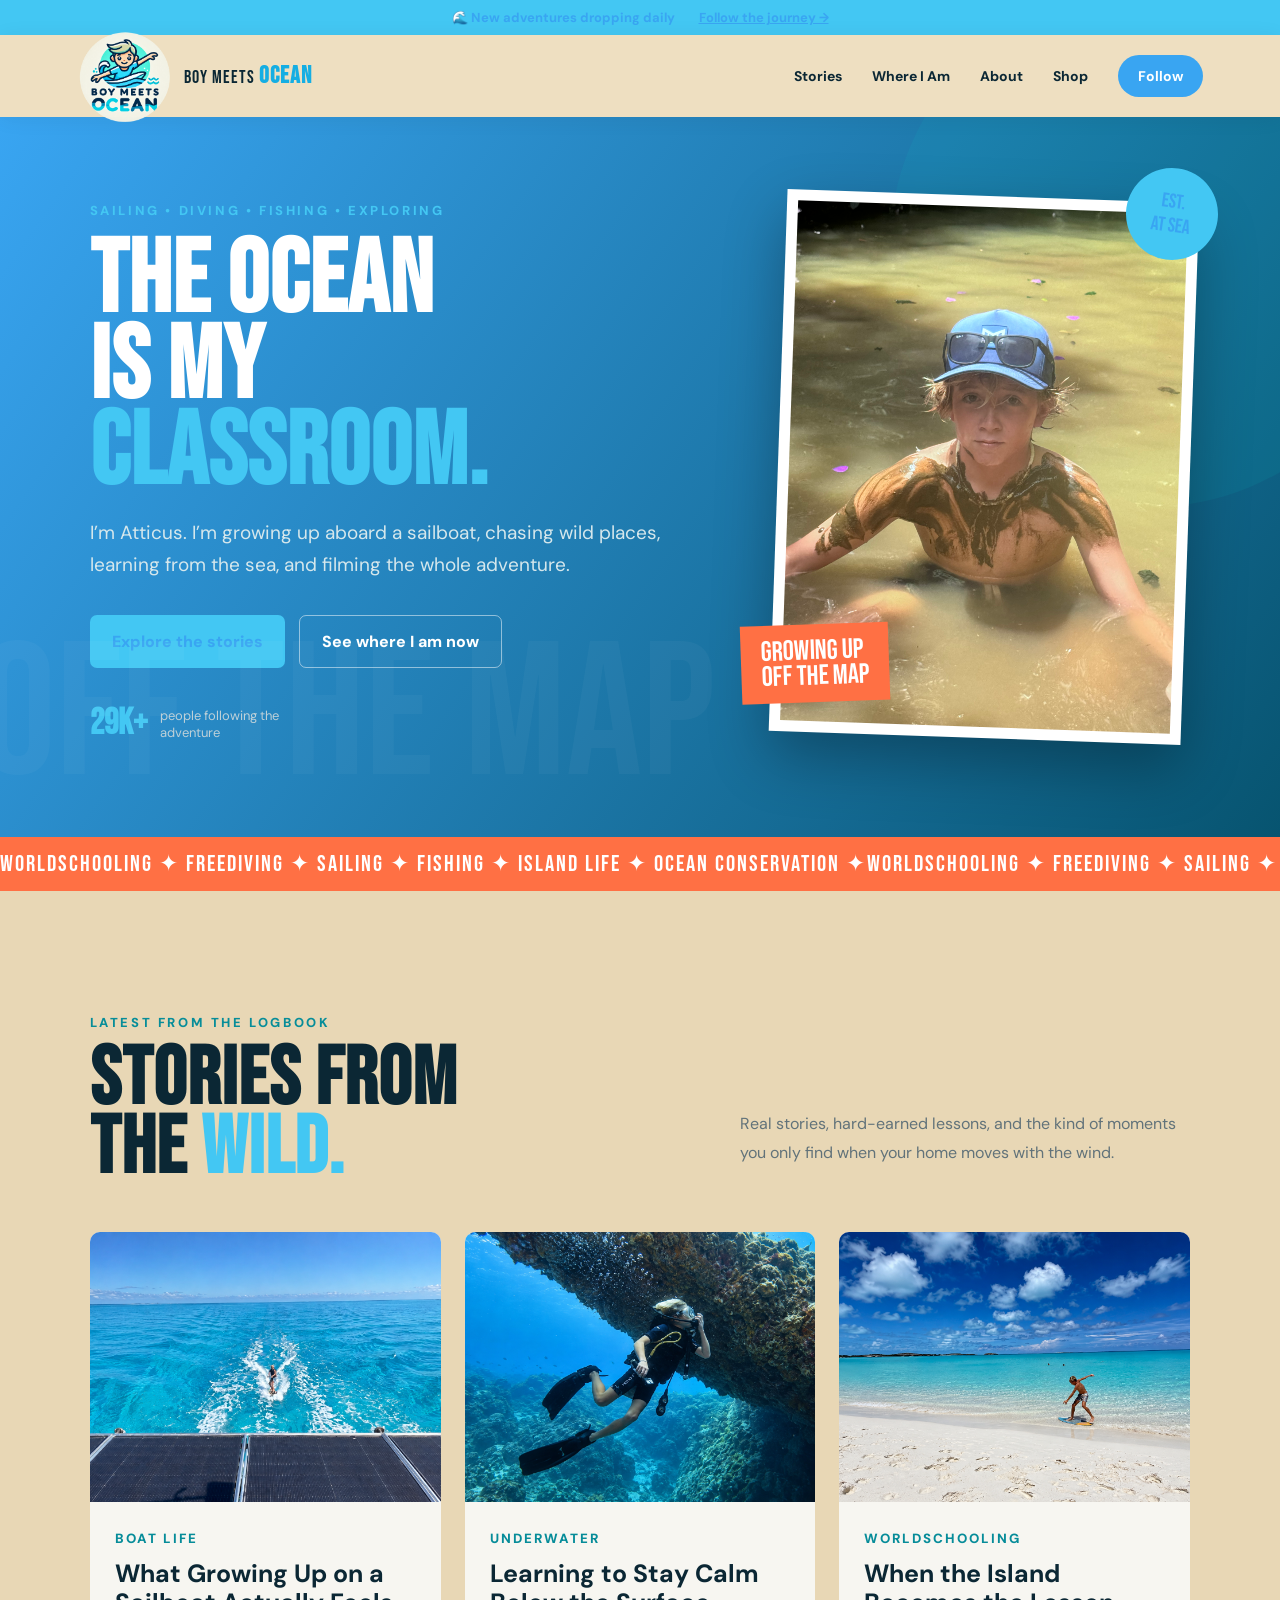
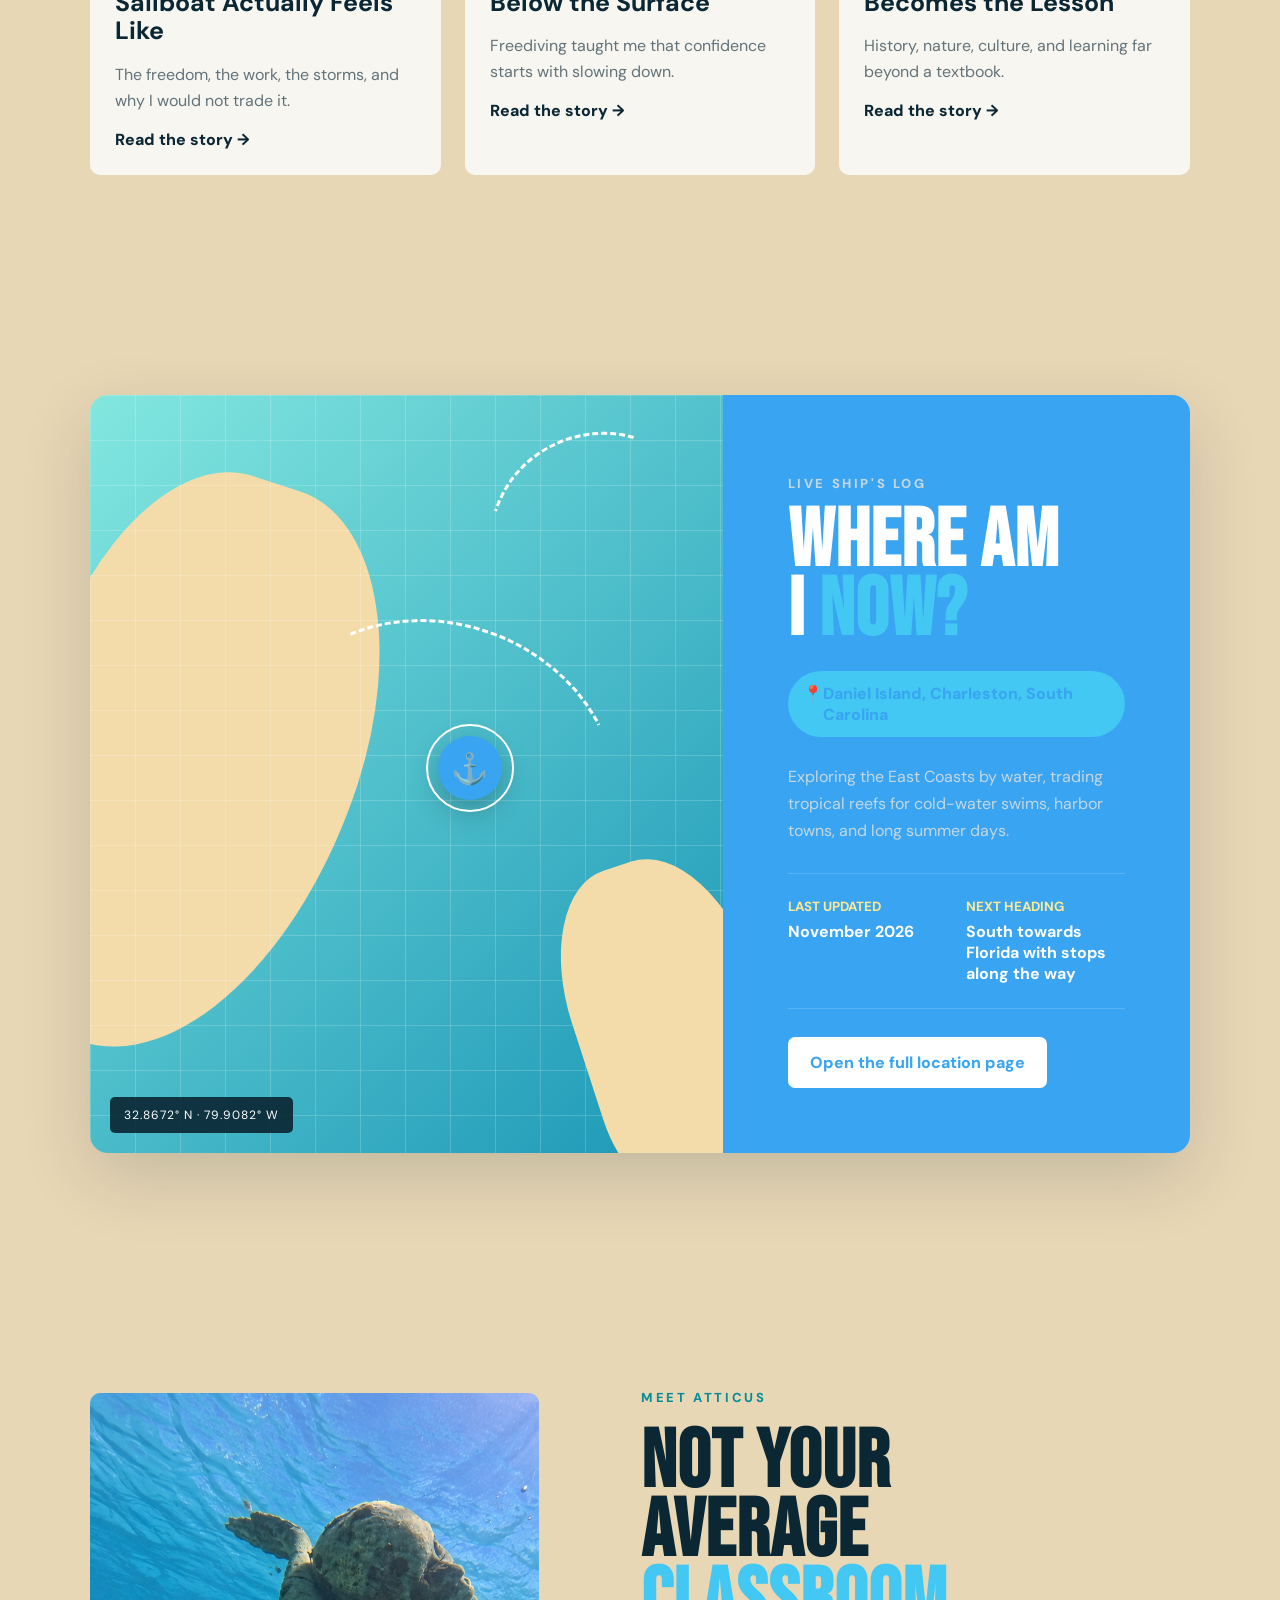
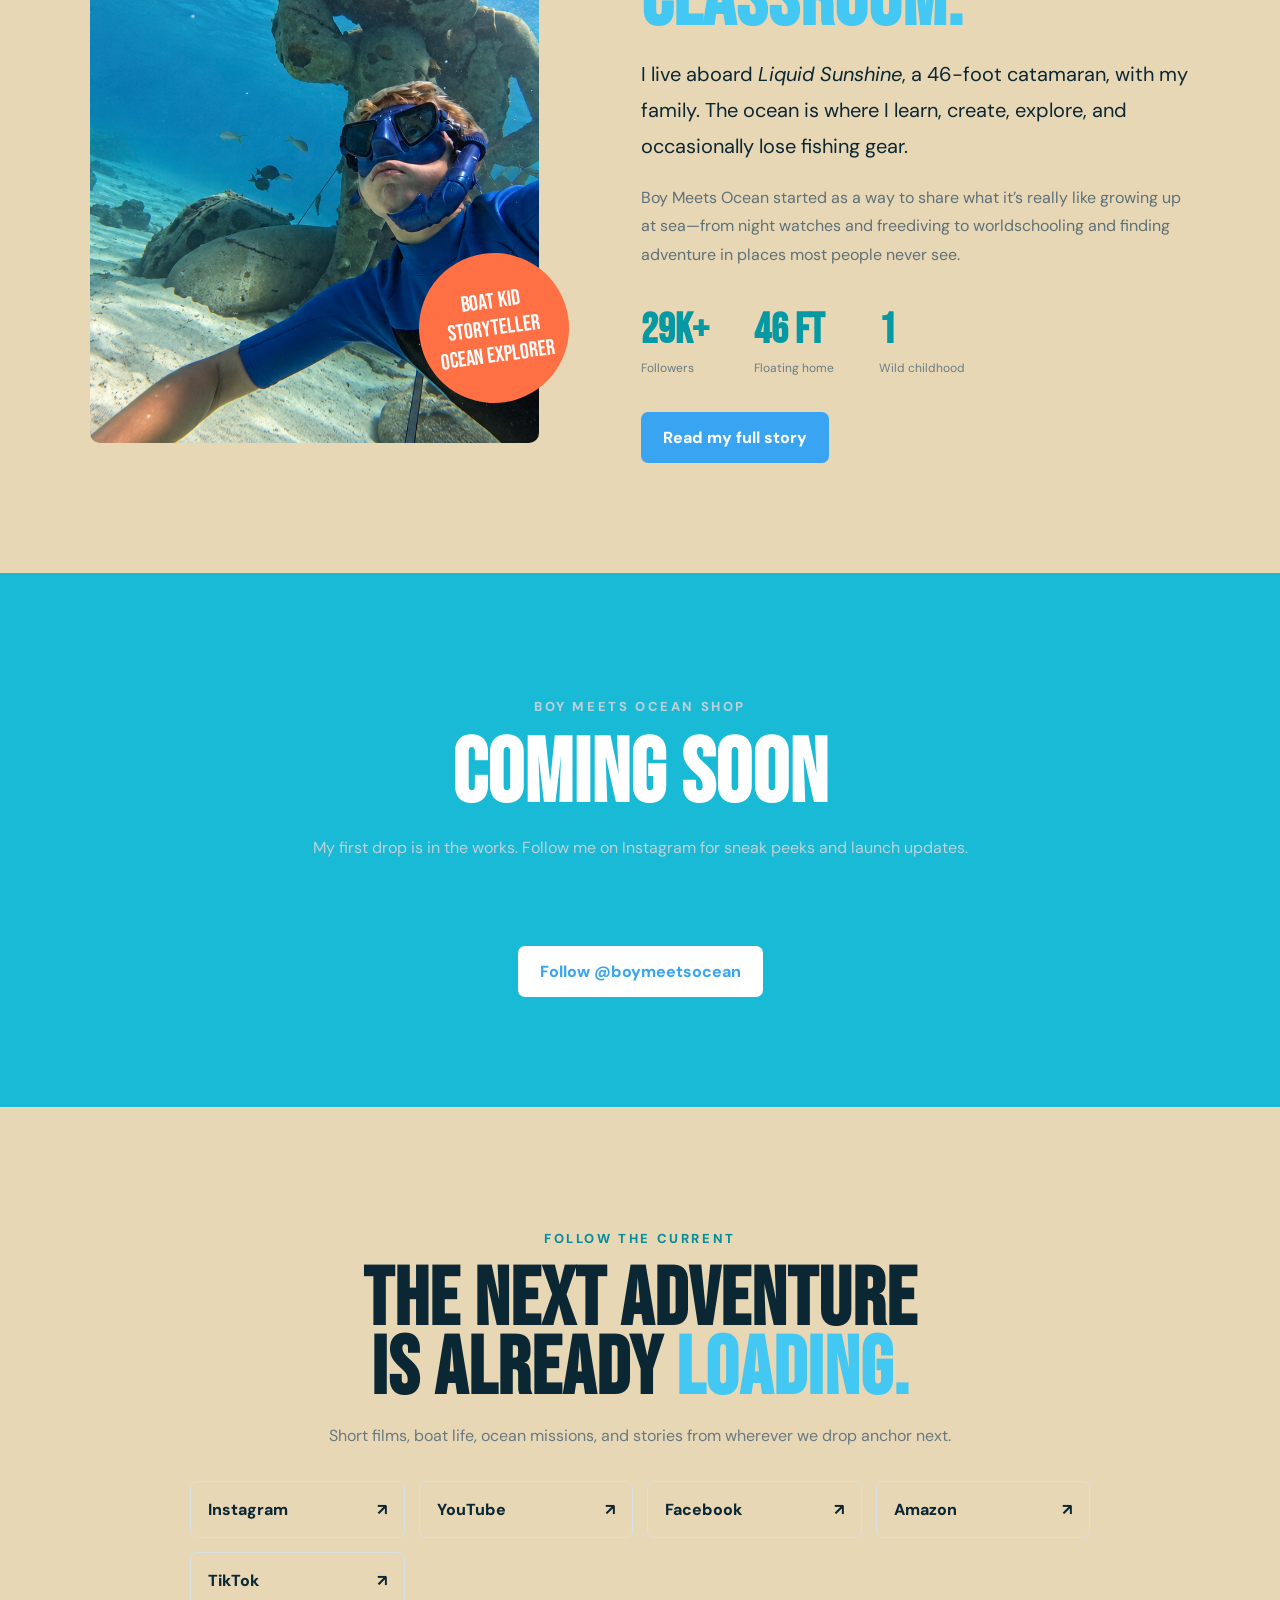
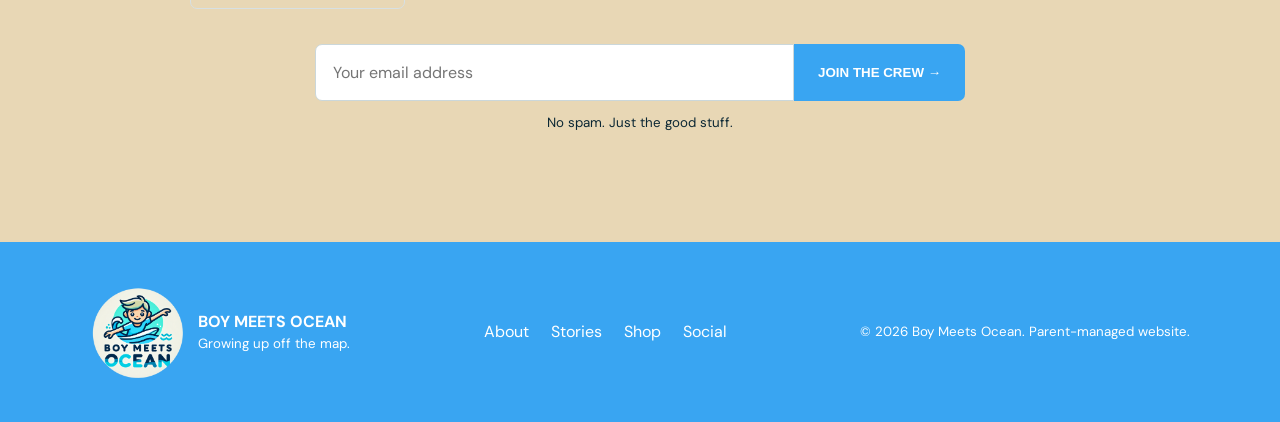
<file: index.html>
<!doctype html>
<html lang="en">
<head>
  <meta charset="UTF-8">
  <meta name="viewport" content="width=device-width, initial-scale=1.0">
  <meta name="description" content="Boy Meets Ocean — Atticus' adventures growing up at sea.">
  <title>Boy Meets Ocean | Growing Up Off the Map</title>
  <link rel="preconnect" href="https://fonts.googleapis.com">
  <link rel="preconnect" href="https://fonts.gstatic.com" crossorigin>
  <link href="https://fonts.googleapis.com/css2?family=Bebas+Neue&family=DM+Sans:wght@400;500;600;700&display=swap" rel="stylesheet">
  <link rel="stylesheet" href="styles.css">
</head>
<body>
  <div class="announcement">
    <span>🌊 New adventures dropping daily</span>
    <a href="#follow">Follow the journey →</a>
  </div>

  <header class="site-header">
    <a class="brand" href="#home">
      <img class="brand-mark" src="assets/logo.png" alt="Boy Meets Ocean Logo">
      <span class="brand-copy">BOY MEETS <strong>OCEAN</strong></span>
    </a>
    <button class="menu-toggle" aria-label="Open menu" aria-expanded="false">☰</button>
    <nav class="nav">
      <a href="#stories">Stories</a>
      <a href="#now">Where I Am</a>
      <a href="#about">About</a>
      <a href="#shop">Shop</a>
      <a class="nav-cta" href="#follow">Follow</a>
    </nav>
  </header>

  <main id="home">
    <section class="hero">
      <div class="hero-watermark">OFF THE MAP</div>
      <div class="hero-content">
        <p class="eyebrow">SAILING • DIVING • FISHING • EXPLORING</p>
        <h1>THE OCEAN<br>IS MY <span>CLASSROOM.</span></h1>
        <p class="hero-text">I’m Atticus. I’m growing up aboard a sailboat, chasing wild places, learning from the sea, and filming the whole adventure.</p>
        <div class="hero-actions">
          <a class="button primary" href="#stories">Explore the stories</a>
          <a class="button ghost" href="#now">See where I am now</a>
        </div>
        <div class="social-proof">
          <strong id="followerCount">27K+</strong>
          <span>people following the adventure</span>
        </div>
      </div>
      <div class="hero-visual">
        <div class="photo-frame hero-photo">
          <img id="heroImage" src="assets/boat-life.png" alt="Atticus exploring the ocean">
          <span class="photo-label">GROWING UP<br>OFF THE MAP</span>
        </div>
        <div class="floating-badge">EST.<br>AT SEA</div>
      </div>
    </section>

    <section class="ticker">
      <div class="ticker-track">
        <span>WORLDSCHOOLING ✦ FREEDIVING ✦ SAILING ✦ FISHING ✦ ISLAND LIFE ✦ OCEAN CONSERVATION ✦ </span>
        <span>WORLDSCHOOLING ✦ FREEDIVING ✦ SAILING ✦ FISHING ✦ ISLAND LIFE ✦ OCEAN CONSERVATION ✦ </span>
      </div>
    </section>

    <section id="stories" class="section stories-section">
      <div class="section-heading">
        <div>
          <p class="eyebrow dark">LATEST FROM THE LOGBOOK</p>
          <h2>STORIES FROM<br>THE <span>WILD.</span></h2>
        </div>
        <p>Real stories, hard-earned lessons, and the kind of moments you only find when your home moves with the wind.</p>
      </div>
      <div id="storyGrid" class="story-grid"></div>
    </section>

    <section id="now" class="section now-section">
      <div class="now-card">
        <div class="map-panel">
          <div class="map-grid"></div>
          <div class="route route-one"></div>
          <div class="route route-two"></div>
          <div class="map-pin"><span>⚓</span><div class="pulse"></div></div>
          <div id="coordinates" class="coordinates">41.7043° N · 70.7548° W</div>
        </div>
        <div class="now-copy">
          <p class="eyebrow">LIVE SHIP'S LOG</p>
          <h2>WHERE AM<br>I <span>NOW?</span></h2>
          <div class="location-pill">📍 <span id="currentLocation">Marion, Massachusetts</span></div>
          <p id="locationUpdate">Exploring New England by water, trading tropical reefs for cold-water swims, harbor towns, and long summer days.</p>
         <div class="now-meta">
  <div>
    <small style="display: block; color: #ffe991; font-weight: 700;">LAST UPDATED</small>
    <strong id="lastUpdated">November 2026</strong>
  </div>
  <div>
    <small style="display: block; color: #ffe991; font-weight: 700;">NEXT HEADING</small>
    <strong id="nextDestination">South towards Florida with stops along the way</strong>
  </div>
</div>
          <a class="button light" href="where-i-am.html">Open the full location page</a>
        </div>
      </div>
    </section>

    <section id="about" class="section about-section">
      <div class="about-photo">
        <img id="aboutImage" src="assets/about-placeholder.svg" alt="Atticus aboard Liquid Sunshine">
        <div class="stamp">BOAT KID<br>STORYTELLER<br>OCEAN EXPLORER</div>
      </div>
      <div class="about-copy">
        <p class="eyebrow dark">MEET ATTICUS</p>
        <h2>NOT YOUR<br>AVERAGE <span>CLASSROOM.</span></h2>
        <p class="lead">I live aboard <em>Liquid Sunshine</em>, a 46-foot catamaran, with my family. The ocean is where I learn, create, explore, and occasionally lose fishing gear.</p>
        <p>Boy Meets Ocean started as a way to share what it’s really like growing up at sea—from night watches and freediving to worldschooling and finding adventure in places most people never see.</p>
        <div class="stat-row">
          <div><strong>29K+</strong><span>Followers</span></div>
          <div><strong>46 FT</strong><span>Floating home</span></div>
          <div><strong>1</strong><span>Wild childhood</span></div>
        </div>
        <a class="button dark-button" href="about.html">Read my full story</a>
      </div>
    </section>

    <section id="shop" class="section shop-section">
  <div class="shop-heading">
    <p class="eyebrow">BOY MEETS OCEAN SHOP</p>
    <h2>COMING SOON</h2>
    <p>My first drop is in the works. Follow me on Instagram for sneak peeks and launch updates.</p>
  </div>
  <div id="productGrid" class="product-grid" style="display: none;"></div>
  <a class="button light shop-all" href="https://www.instagram.com/boymeetsocean/">Follow @boymeetsocean</a>
</section>

    <section id="follow" class="section follow-section">
      <p class="eyebrow dark">FOLLOW THE CURRENT</p>
      <h2>THE NEXT ADVENTURE<br>IS ALREADY <span>LOADING.</span></h2>
      <p>Short films, boat life, ocean missions, and stories from wherever we drop anchor next.</p>
      <div class="social-links">
        <a id="instagramUrl" href="https://www.instagram.com/boymeetsocean/" target="_blank">Instagram <span>↗</span></a>
        <a id="youtubeUrl" href="https://www.youtube.com/@BoyMeetsOcean">YouTube <span>↗</span></a>
        <a id="facebookUrl" href="https://www.facebook.com/share/19YBh7ygFn/?mibextid=wwXIfr" target="_blank" rel="noopener">Facebook <span>↗</span></a>
        <a id="amazonUrl" href="https://a.co/d/0gpZSw70" target="_blank" rel="noopener">Amazon <span>↗</span></a>
        <a id="tiktokUrl" href="https://www.tiktok.com/@boymeetsocean?_r=1&_t=ZP-9AFVhT9hdF9" target="_blank" rel="noopener">TikTok <span>↗</span></a>
      </div>
      <form class="newsletter" onsubmit="event.preventDefault(); alert('Connect this form to Mailchimp, ConvertKit, or Shopify Email when the site goes live.');">
        <input type="email" placeholder="Your email address" required>
        <button type="submit">JOIN THE CREW →</button>
      </form>
      <small>No spam. Just the good stuff.</small>
    </section>
  </main>

  <footer>
    <div class="footer-brand">
      <span class="brand-mark">
  <img src="assets/bmo-logo.png" alt="Boy Meets Ocean logo">
</span>
      <div><strong>BOY MEETS OCEAN</strong><br><small>Growing up off the map.</small></div>
    </div>
    <div class="footer-links"><a href="#about">About</a><a href="#stories">Stories</a><a href="#shop">Shop</a><a href="#follow">Social</a></div>
    <small>© 2026 Boy Meets Ocean. Parent-managed website.</small>
  </footer>

  <script src="content.js"></script>
  <script src="script.js"></script>
</body>
</html>
</file>
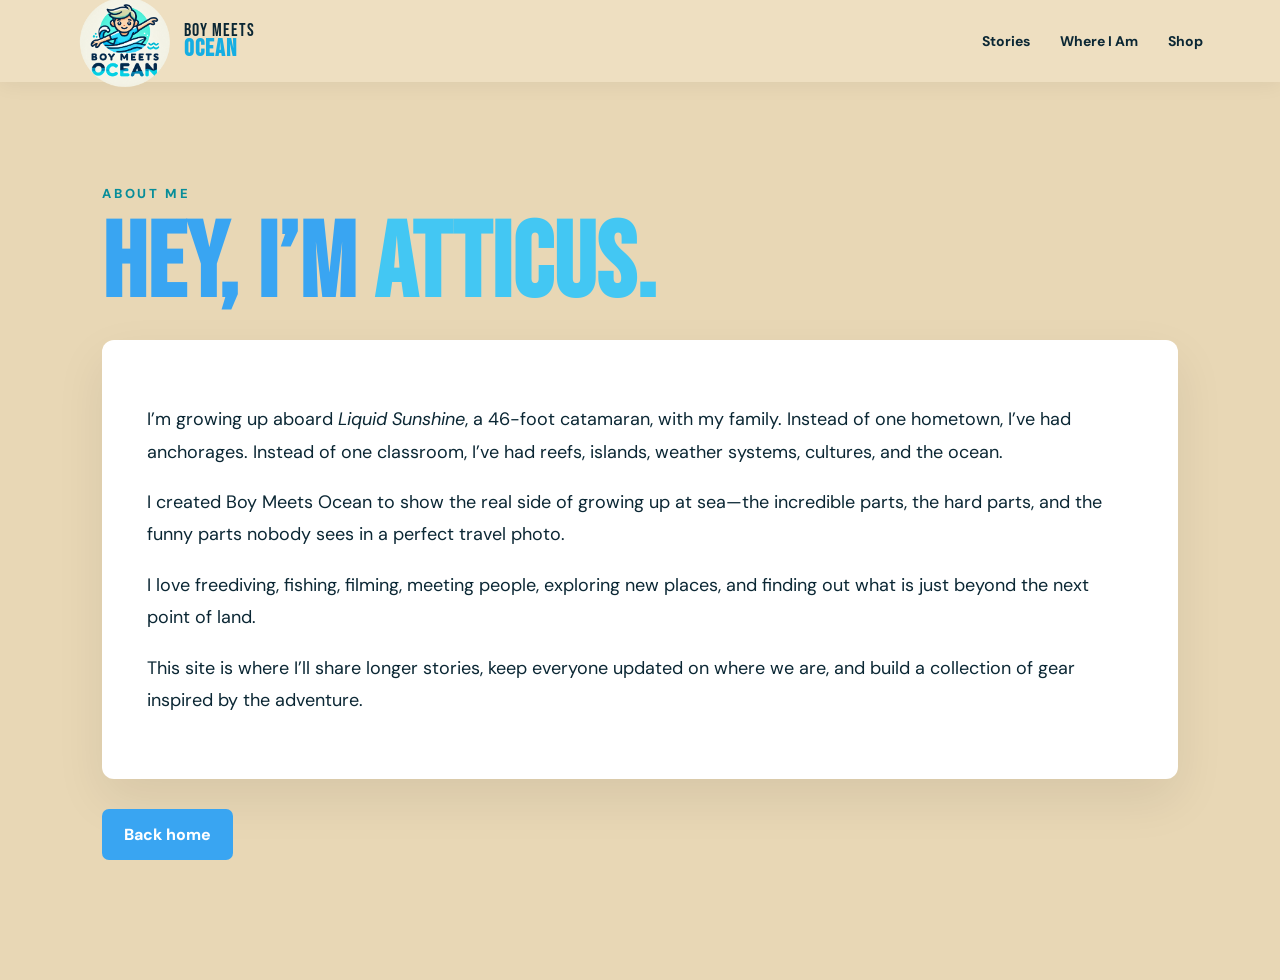
<file: about.html>
<!doctype html>
<html lang="en">

<head>
    <meta charset="UTF-8">
    <meta name="viewport" content="width=device-width,initial-scale=1">
    <title>About Atticus | Boy Meets Ocean</title>
    <link rel="preconnect" href="https://fonts.googleapis.com">
    <link rel="preconnect" href="https://fonts.gstatic.com" crossorigin>
    <link href="https://fonts.googleapis.com/css2?family=Bebas+Neue&family=DM+Sans:wght@400;500;600;700&display=swap"
        rel="stylesheet">
    <link rel="stylesheet" href="styles.css">
</head>

<body class="inner-page">
   <header class="site-header">
    <a class="brand" href="index.html">
        <span class="brand-mark">
            <img src="assets/bmo-logo.png" alt="Boy Meets Ocean logo">
        </span>
        <span class="brand-copy">
            BOY MEETS<br><strong>OCEAN</strong>
        </span>
    </a>

    <nav class="nav">
        <a href="index.html#stories">Stories</a>
        <a href="where-i-am.html">Where I Am</a>
        <a href="shop.html">Shop</a>
    </nav>
</header> 
 

    <main class="page-shell">
        <p class="eyebrow dark">ABOUT ME</p>
        <h1>HEY, I’M <span>ATTICUS.</span></h1>
        <div class="prose-card">
            <p>I’m growing up aboard <em>Liquid Sunshine</em>, a 46-foot catamaran, with my family. Instead of one
                hometown, I’ve had anchorages. Instead of one classroom, I’ve had reefs, islands, weather systems,
                cultures, and the ocean.</p>
            <p>I created Boy Meets Ocean to show the real side of growing up at sea—the incredible parts, the hard
                parts, and the funny parts nobody sees in a perfect travel photo.</p>
            <p>I love freediving, fishing, filming, meeting people, exploring new places, and finding out what is just
                beyond the next point of land.</p>
            <p>This site is where I’ll share longer stories, keep everyone updated on where we are, and build a
                collection of gear inspired by the adventure.</p>
        </div><a class="button dark-button" href="index.html">Back home</a>
    </main>
</body>

</html>
</file>
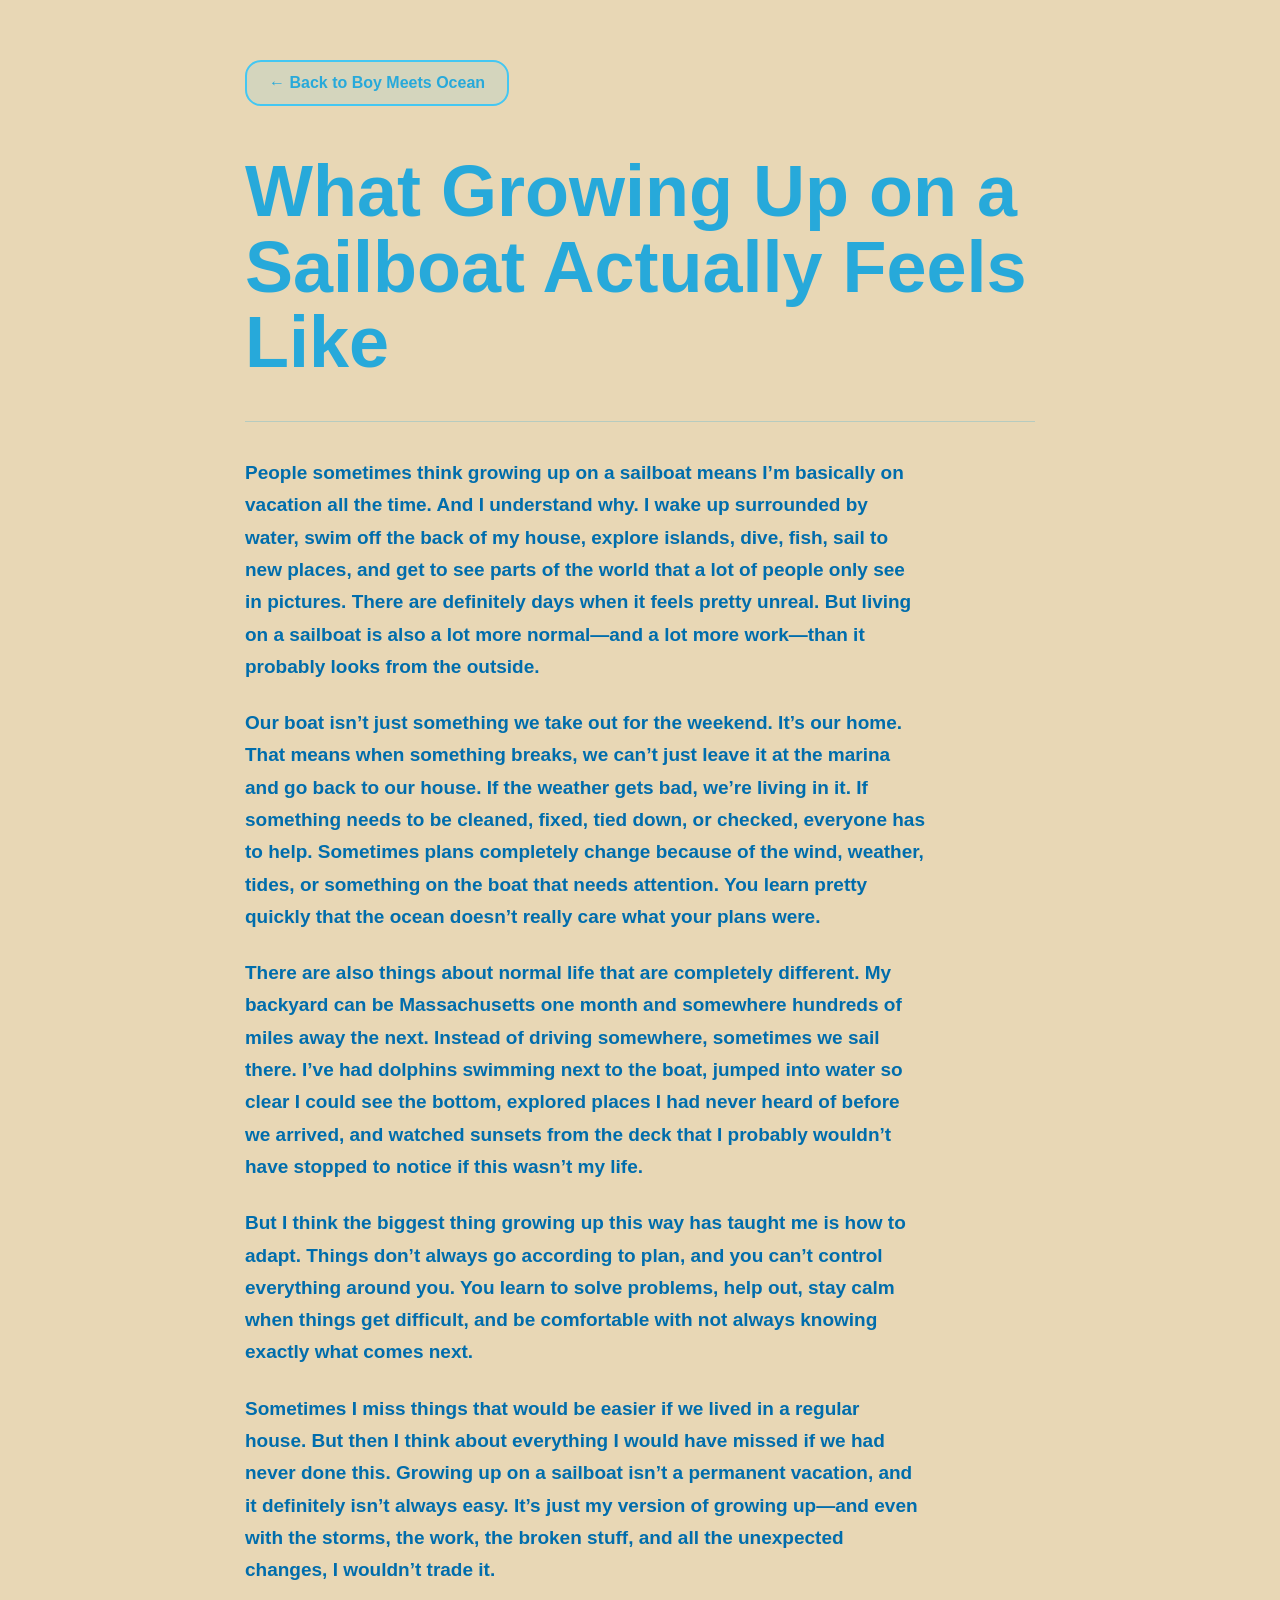
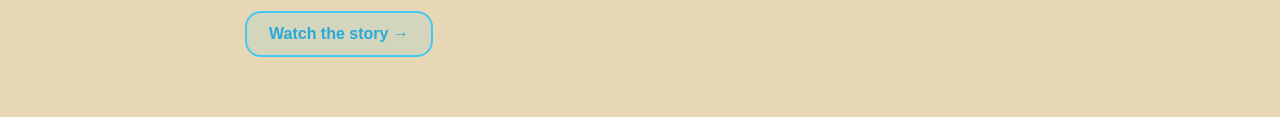
<file: growing-up-on-a-sailboat.html>
<!DOCTYPE html>
<html lang="en">
<head>
  <meta charset="UTF-8">
  <meta name="viewport" content="width=device-width, initial-scale=1.0">

  <title>Learning to Stay Calm Below the Surface | Boy Meets Ocean</title>

  <link rel="stylesheet" href="styles.css">
  <style>
  .story-page,
  .story-page h1,
  .story-page p,
  .story-page a {
    color: #27A9DA;
  }

  .story-page {
    max-width: 850px;
    margin: 0 auto;
    padding: 60px 30px;
  }

  .story-page h1 {
    font-size: clamp(2.5rem, 6vw, 4.5rem);
    line-height: 1.05;


  }
  
  .story-writing {
  max-width: 680px;
  margin-top: 35px;
}

.story-writing p {
  color: #006dac;
  font-size: 19px;
  font-weight: 550;
  line-height: 1.7;
  margin-bottom: 24px;
}

.story-page h1 {
  margin-bottom: 25px;
}

.story-page hr {
  border: 0;
  border-top: 1px solid rgba(39, 169, 218, 0.25);
  margin: 40px 0 24px;
}
</style>
</head>

<body>

  <main class="story-page">

    <a class="story-button" href="index.html">← Back to Boy Meets Ocean</a>

    

    
<h1>What Growing Up on a Sailboat Actually Feels Like</h1>

    

    <hr>
    <div class="story-writing">
    <p>
<p>People sometimes think growing up on a sailboat means I’m basically on vacation all the time. And I understand why. I wake up surrounded by water, swim off the back of my house, explore islands, dive, fish, sail to new places, and get to see parts of the world that a lot of people only see in pictures. There are definitely days when it feels pretty unreal. But living on a sailboat is also a lot more normal—and a lot more work—than it probably looks from the outside.</p>

<p>Our boat isn’t just something we take out for the weekend. It’s our home. That means when something breaks, we can’t just leave it at the marina and go back to our house. If the weather gets bad, we’re living in it. If something needs to be cleaned, fixed, tied down, or checked, everyone has to help. Sometimes plans completely change because of the wind, weather, tides, or something on the boat that needs attention. You learn pretty quickly that the ocean doesn’t really care what your plans were.</p>

<p>There are also things about normal life that are completely different. My backyard can be Massachusetts one month and somewhere hundreds of miles away the next. Instead of driving somewhere, sometimes we sail there. I’ve had dolphins swimming next to the boat, jumped into water so clear I could see the bottom, explored places I had never heard of before we arrived, and watched sunsets from the deck that I probably wouldn’t have stopped to notice if this wasn’t my life.</p>

<p>But I think the biggest thing growing up this way has taught me is how to adapt. Things don’t always go according to plan, and you can’t control everything around you. You learn to solve problems, help out, stay calm when things get difficult, and be comfortable with not always knowing exactly what comes next.</p>

<p>Sometimes I miss things that would be easier if we lived in a regular house. But then I think about everything I would have missed if we had never done this. Growing up on a sailboat isn’t a permanent vacation, and it definitely isn’t always easy. It’s just my version of growing up—and even with the storms, the work, the broken stuff, and all the unexpected changes, I wouldn’t trade it.</p>
    <a class="story-button" href="https://www.instagram.com/reel/DXt7wSpgMt6/?utm_source=ig_web_copy_link&stkn=NTc4MTIwNjQ2YQ==" target="_blank">
      Watch the story →
    </a>

  </main>

</body>
</html>
</file>
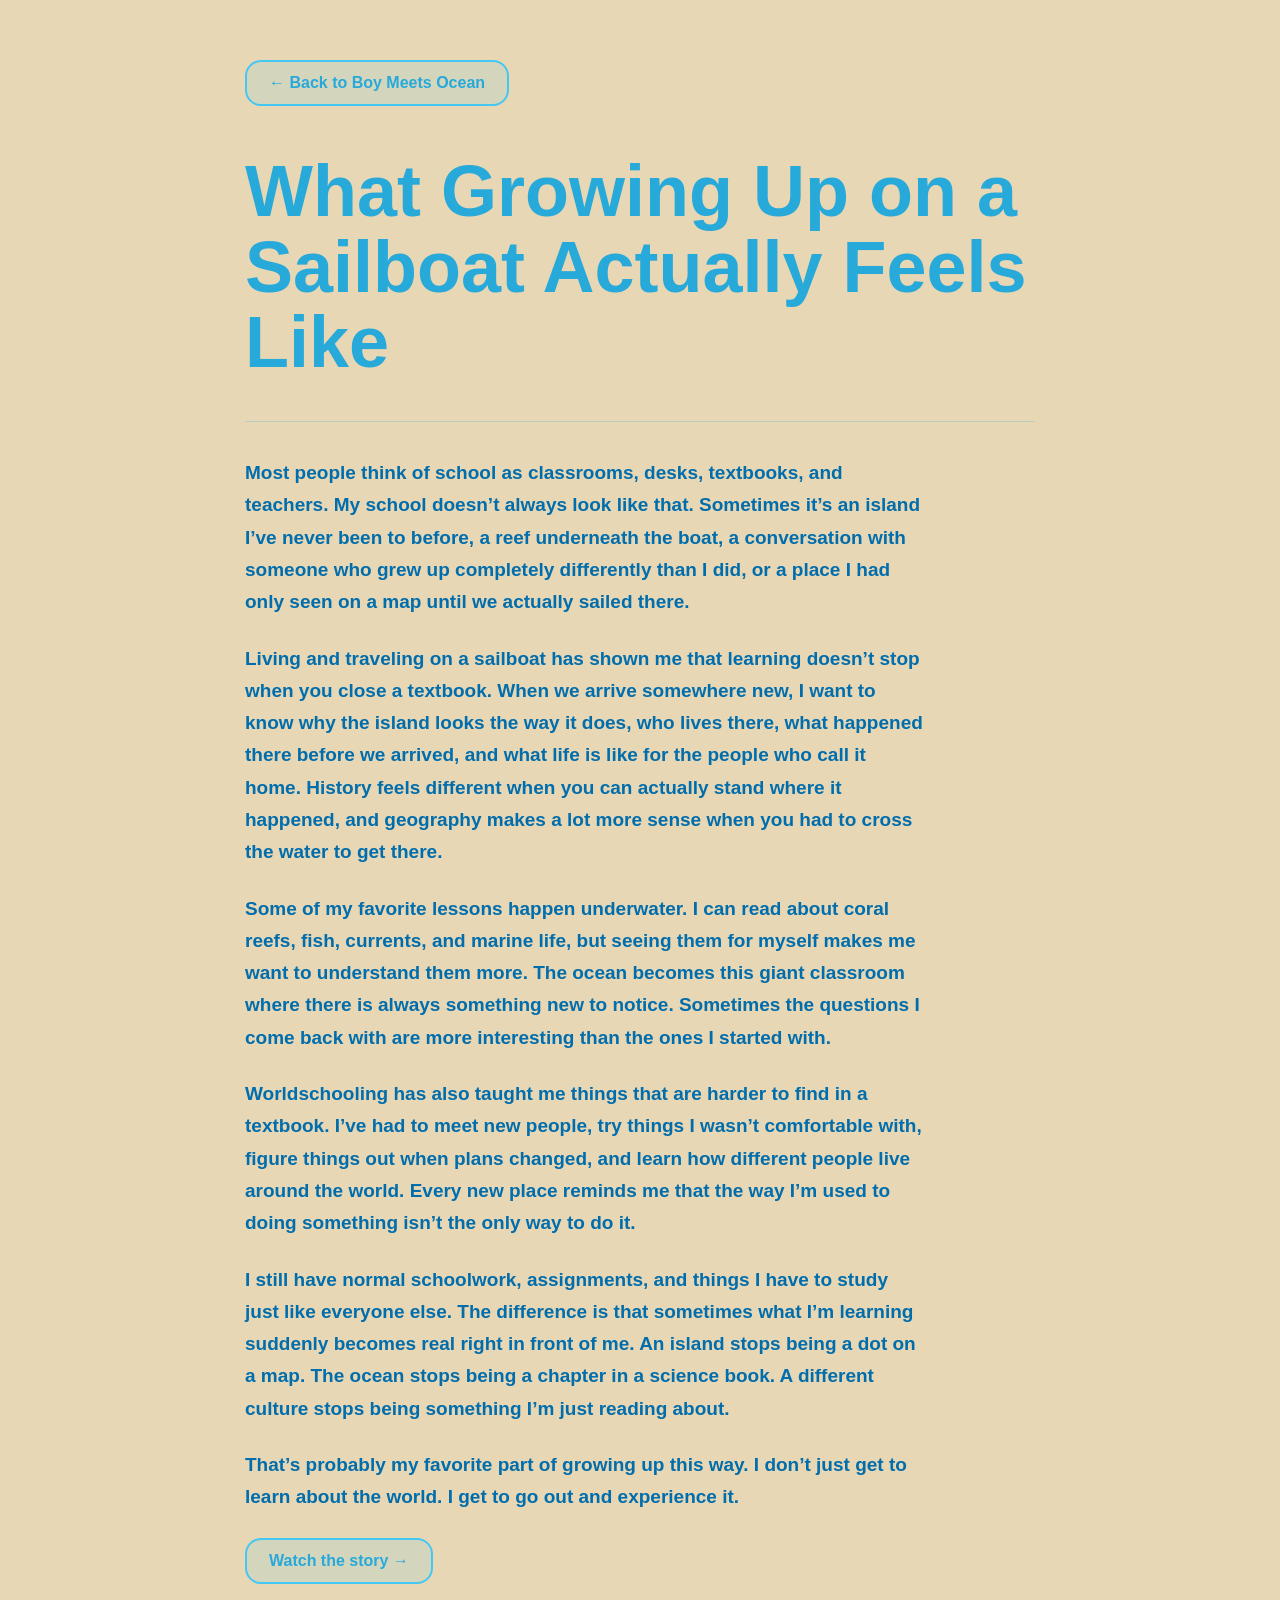
<file: islandlesson.html>
<!DOCTYPE html>
<html lang="en">
<head>
  <meta charset="UTF-8">
  <meta name="viewport" content="width=device-width, initial-scale=1.0">

  <title>Learning to Stay Calm Below the Surface | Boy Meets Ocean</title>

  <link rel="stylesheet" href="styles.css">
  <style>
  .story-page,
  .story-page h1,
  .story-page p,
  .story-page a {
    color: #27A9DA;
  }

  .story-page {
    max-width: 850px;
    margin: 0 auto;
    padding: 60px 30px;
  }

  .story-page h1 {
    font-size: clamp(2.5rem, 6vw, 4.5rem);
    line-height: 1.05;


  }
  
  .story-writing {
  max-width: 680px;
  margin-top: 35px;
}

.story-writing p {
  color: #006dac;
  font-size: 19px;
  font-weight: 550;
  line-height: 1.7;
  margin-bottom: 24px;
}

.story-page h1 {
  margin-bottom: 25px;
}

.story-page hr {
  border: 0;
  border-top: 1px solid rgba(39, 169, 218, 0.25);
  margin: 40px 0 24px;
}
</style>
</head>

<body>

  <main class="story-page">

    <a class="story-button" href="index.html">← Back to Boy Meets Ocean</a>

    

    
<h1>What Growing Up on a Sailboat Actually Feels Like</h1>

    

    <hr>
    <div class="story-writing">
    <p>
  <p>Most people think of school as classrooms, desks, textbooks, and teachers. My school doesn’t always look like that. Sometimes it’s an island I’ve never been to before, a reef underneath the boat, a conversation with someone who grew up completely differently than I did, or a place I had only seen on a map until we actually sailed there.</p>

  <p>Living and traveling on a sailboat has shown me that learning doesn’t stop when you close a textbook. When we arrive somewhere new, I want to know why the island looks the way it does, who lives there, what happened there before we arrived, and what life is like for the people who call it home. History feels different when you can actually stand where it happened, and geography makes a lot more sense when you had to cross the water to get there.</p>

  <p>Some of my favorite lessons happen underwater. I can read about coral reefs, fish, currents, and marine life, but seeing them for myself makes me want to understand them more. The ocean becomes this giant classroom where there is always something new to notice. Sometimes the questions I come back with are more interesting than the ones I started with.</p>

  <p>Worldschooling has also taught me things that are harder to find in a textbook. I’ve had to meet new people, try things I wasn’t comfortable with, figure things out when plans changed, and learn how different people live around the world. Every new place reminds me that the way I’m used to doing something isn’t the only way to do it.</p>

  <p>I still have normal schoolwork, assignments, and things I have to study just like everyone else. The difference is that sometimes what I’m learning suddenly becomes real right in front of me. An island stops being a dot on a map. The ocean stops being a chapter in a science book. A different culture stops being something I’m just reading about.</p>

  <p>That’s probably my favorite part of growing up this way. I don’t just get to learn about the world. I get to go out and experience it.</p>



      <a class="story-button" href="https://www.instagram.com/reel/DW5QrcQk7Z_/?utm_source=ig_web_copy_link&stkn=NTc4MTIwNjQ2YQ==" target="_blank">
      Watch the story →
    </a>

  </main>

</body>
</html>
</file>
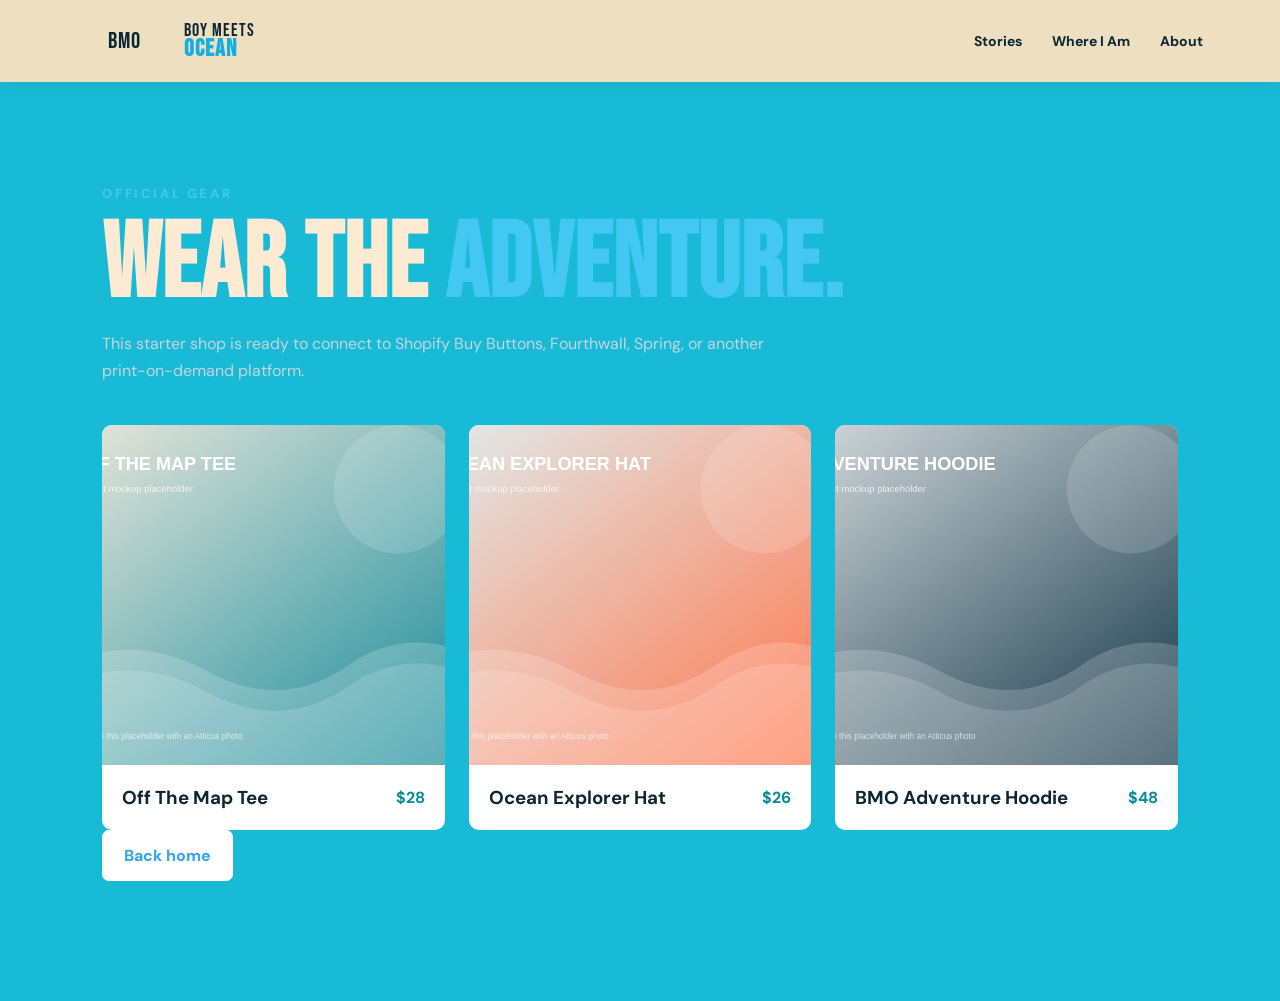
<file: shop.html>
<!doctype html><html lang="en"><head><meta charset="UTF-8"><meta name="viewport" content="width=device-width,initial-scale=1"><title>Shop | Boy Meets Ocean</title><link rel="preconnect" href="https://fonts.googleapis.com"><link rel="preconnect" href="https://fonts.gstatic.com" crossorigin><link href="https://fonts.googleapis.com/css2?family=Bebas+Neue&family=DM+Sans:wght@400;500;600;700&display=swap" rel="stylesheet"><link rel="stylesheet" href="styles.css"></head><body class="inner-page shop-page"><header class="site-header"><a class="brand" href="index.html"><span class="brand-mark">BMO</span><span class="brand-copy">BOY MEETS<br><strong>OCEAN</strong></span></a><nav class="nav"><a href="index.html#stories">Stories</a><a href="where-i-am.html">Where I Am</a><a href="about.html">About</a></nav></header><main class="page-shell"><p class="eyebrow">OFFICIAL GEAR</p><h1>WEAR THE <span>ADVENTURE.</span></h1><p class="shop-intro">This starter shop is ready to connect to Shopify Buy Buttons, Fourthwall, Spring, or another print-on-demand platform.</p><div id="productGrid" class="product-grid"></div><a class="button light" href="index.html">Back home</a></main><script src="content.js"></script><script src="script.js"></script></body></html>
</file>
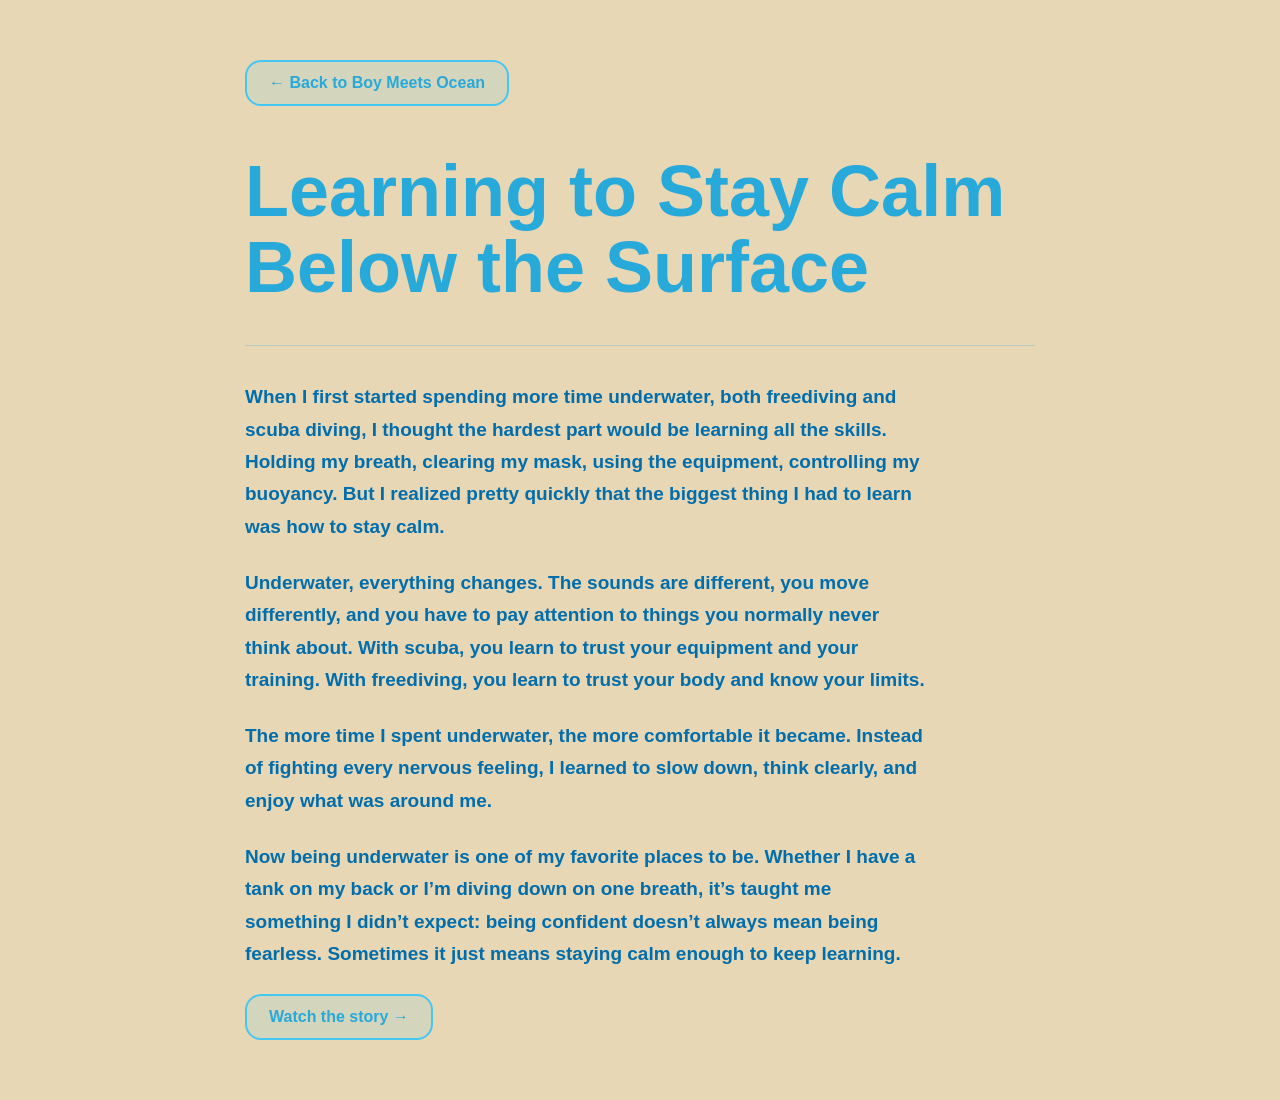
<file: stay-calm-below-the-surface.html>
<!DOCTYPE html>
<html lang="en">
<head>
  <meta charset="UTF-8">
  <meta name="viewport" content="width=device-width, initial-scale=1.0">

  <title>Learning to Stay Calm Below the Surface | Boy Meets Ocean</title>

  <link rel="stylesheet" href="styles.css">
  <style>
  .story-page,
  .story-page h1,
  .story-page p,
  .story-page a {
    color: #27A9DA;
  }

  .story-page {
    max-width: 850px;
    margin: 0 auto;
    padding: 60px 30px;
  }

  .story-page h1 {
    font-size: clamp(2.5rem, 6vw, 4.5rem);
    line-height: 1.05;


  }
  
  .story-writing {
  max-width: 680px;
  margin-top: 35px;
}

.story-writing p {
  color: #006dac;
  font-size: 19px;
  font-weight: 550;
  line-height: 1.7;
  margin-bottom: 24px;
}

.story-page h1 {
  margin-bottom: 25px;
}

.story-page hr {
  border: 0;
  border-top: 1px solid rgba(39, 169, 218, 0.25);
  margin: 40px 0 24px;
}
</style>
</head>

<body>

  <main class="story-page">

    <a class="story-button" href="index.html">← Back to Boy Meets Ocean</a>

    

    
<h1>Learning to Stay Calm Below the Surface</h1>

    

    <hr>
    <div class="story-writing">
    <p>When I first started spending more time underwater, both freediving and scuba diving, I thought the hardest part would be learning all the skills. Holding my breath, clearing my mask, using the equipment, controlling my buoyancy. But I realized pretty quickly that the biggest thing I had to learn was how to stay calm.</p>

<p>Underwater, everything changes. The sounds are different, you move differently, and you have to pay attention to things you normally never think about. With scuba, you learn to trust your equipment and your training. With freediving, you learn to trust your body and know your limits.</p>

<p>The more time I spent underwater, the more comfortable it became. Instead of fighting every nervous feeling, I learned to slow down, think clearly, and enjoy what was around me.</p>

<p>Now being underwater is one of my favorite places to be. Whether I have a tank on my back or I’m diving down on one breath, it’s taught me something I didn’t expect: being confident doesn’t always mean being fearless. Sometimes it just means staying calm enough to keep learning.</p></div>

    <a class="story-button" href="https://www.instagram.com/reel/Dd9NDo0TgpU/?utm_source=ig_web_copy_link&stkn=NTc4MTIwNjQ2YQ==" target="_blank">
      Watch the story →
    </a>

  </main>

</body>
</html>
</file>
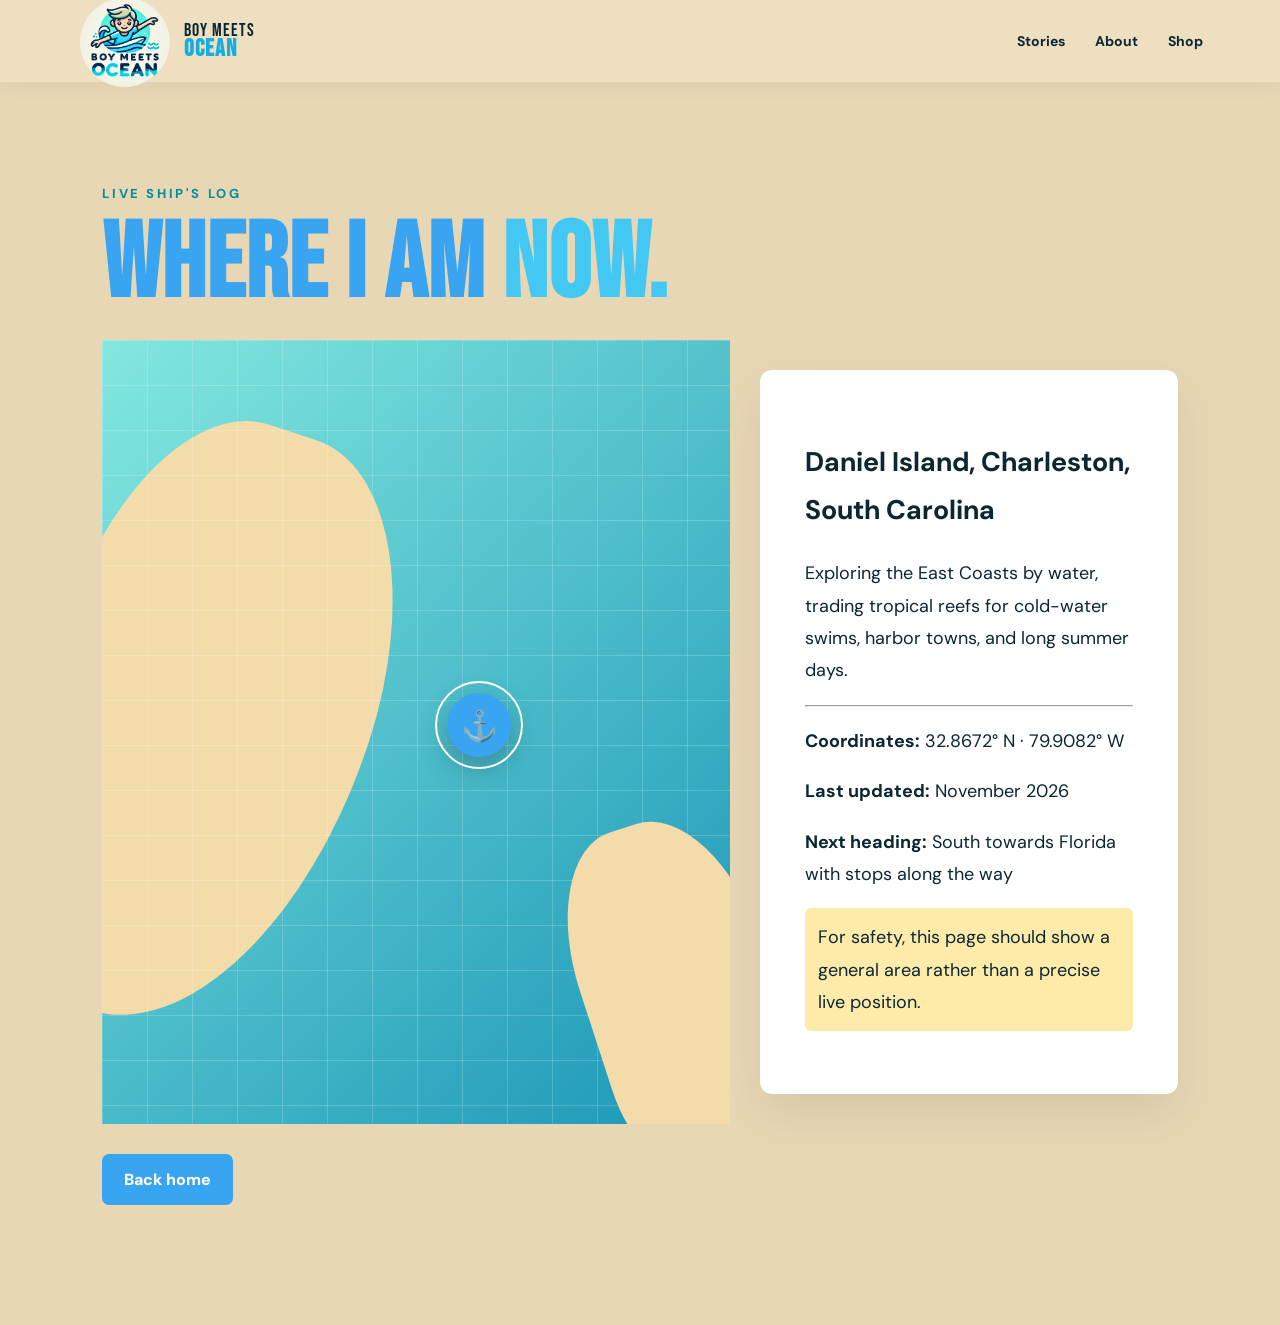
<file: where-i-am.html>
<!doctype html>
<html lang="en">

<head>
    <meta charset="UTF-8">
    <meta name="viewport" content="width=device-width,initial-scale=1">
    <title>Where I Am Now | Boy Meets Ocean</title>
    <link rel="preconnect" href="https://fonts.googleapis.com">
    <link rel="preconnect" href="https://fonts.gstatic.com" crossorigin>
    <link href="https://fonts.googleapis.com/css2?family=Bebas+Neue&family=DM+Sans:wght@400;500;600;700&display=swap"
        rel="stylesheet">
    <link rel="stylesheet" href="styles.css">
</head>

<body class="inner-page">
   <header class="site-header">
    <a class="brand" href="index.html">
        <span class="brand-mark">
            <img src="assets/bmo-logo.png" alt="Boy Meets Ocean logo">
        </span>
    <span class="brand-copy">
    BOY MEETS<br><strong>OCEAN</strong>
</span>
</a>   
    <nav class="nav"><a href="index.html#stories">Stories</a><a href="about.html">About</a><a
                href="shop.html">Shop</a></nav>
    </header>
    <main class="page-shell">
        <p class="eyebrow dark">LIVE SHIP'S LOG</p>
        <h1>WHERE I AM <span>NOW.</span></h1>
        <div class="location-page-grid">
            <div class="map-panel tall">
                <div class="map-grid"></div>
                <div class="map-pin"><span>⚓</span>
                    <div class="pulse"></div>
                </div>
            </div>
            <div class="prose-card">
                <h2 id="pageLocation">Marion, Massachusetts</h2>
                <p id="pageLocationUpdate">Exploring New England by water.</p>
                <hr>
                <p><strong>Coordinates:</strong> <span id="pageCoordinates"></span></p>
                <p><strong>Last updated:</strong> <span id="pageUpdated"></span></p>
                <p><strong>Next heading:</strong> <span id="pageNext"></span></p>
                <p class="privacy-note">For safety, this page should show a general area rather than a precise live
                    position.</p>
            </div>
        </div><a class="button dark-button" href="index.html">Back home</a>
    </main>
    <script src="content.js"></script>
    <script src="script.js"></script>
</body>

</html>
</file>
<file: styles.css>
:root {
    --navy: #39a5f2;
    --deep: #19bad6;
    --aqua: #43c7f3;
    --blue: #15aee3;
    --sand: #E8D7B5;
    --white: #E8D7B5;
    --ink: #0b2734;
    --orange: #ff7044
}

* {
    box-sizing: border-box
}

html {
    scroll-behavior: smooth
}

body {
    margin: 0;
    font-family: "DM Sans", sans-serif;
    color: var(--ink);
    background: #E8D7B5
}

a {
    color: inherit;
    text-decoration: none
}

img {
    display: block;
    width: 100%
}

.announcement {
    background: var(--aqua);
    color: var(--navy);
    display: flex;
    justify-content: center;
    gap: 24px;
    padding: 9px 20px;
    font-size: 13px;
    font-weight: 700
}

.announcement a {
    text-decoration: underline
}

.site-header {
    height: 82px;
    padding: 0 6vw;
    display: flex;
    align-items: center;
    justify-content: space-between;
    background: #eedfc1;
    position: sticky;
    top: 0;
    z-index: 50;
    box-shadow: 0 2px 20px rgba(0, 0, 0, .06)
}

.brand {
    display: flex;
    align-items: center;
    gap: 11px
}

.brand-mark {
    width: 96px;
    px;
    height: 96px;
    px;
    border-radius: 50%;
    display: grid;
    place-items: center;
    background: transparent;
    object-fit: contain;
    
    font-family: "Bebas Neue";
    font-size: 23px;
    letter-spacing: 1px
}

.brand-copy {
    font-family: "Bebas Neue";
    font-size: 18px;
    line-height: .88;
    letter-spacing: 1px
}

.brand-copy strong {
    color: var(--blue);
    font-size: 24px
}

.nav {
    display: flex;
    gap: 30px;
    align-items: center;
    font-weight: 700;
    font-size: 14px
}

.nav a:hover {
    color: var(--blue)
}

.nav-cta {
    background: var(--navy);
    color: #fff !important;
    padding: 12px 20px;
    border-radius: 99px
}

.menu-toggle {
    display: none;
    border: 0;
    background: none;
    font-size: 28px
}

.hero {
    min-height: 720px;
    background: linear-gradient(125deg, var(--navy), #075470);
    color: #fff;
    display: grid;
    grid-template-columns: 1.05fr .95fr;
    align-items: center;
    padding: 70px 7vw 90px;
    position: relative;
    overflow: hidden
}

.hero:before {
    content: "";
    position: absolute;
    width: 520px;
    height: 520px;
    border-radius: 50%;
    background: rgba(0, 210, 198, .08);
    right: -130px;
    top: -130px
}

.hero-watermark {
    position: absolute;
    left: -20px;
    bottom: 25px;
    font-family: "Bebas Neue";
    font-size: 190px;
    line-height: 1;
    color: rgba(255, 255, 255, .035);
    white-space: nowrap
}

.eyebrow {
    font-size: 13px;
    font-weight: 800;
    letter-spacing: 2.6px;
    color: var(--aqua)
}

.eyebrow.dark {
    color: #078d99
}

.hero h1,
.section h2,
.page-shell h1 {
    font-family: "Bebas Neue";
    font-size: clamp(70px, 8vw, 126px);
    line-height: .84;
    letter-spacing: 1px;
    margin: 20px 0
}

.hero h1 span,
.section h2 span,
.page-shell h1 span {
    color: var(--aqua)
}

.hero-text {
    font-size: 19px;
    line-height: 1.7;
    max-width: 590px;
    color: #d5e7ec
}

.hero-actions {
    display: flex;
    gap: 14px;
    flex-wrap: wrap;
    margin: 34px 0
}

.button {
    display: inline-flex;
    align-items: center;
    justify-content: center;
    padding: 15px 22px;
    border-radius: 7px;
    font-weight: 800
}

.primary {
    background: var(--aqua);
    color: var(--navy)
}

.ghost {
    border: 1px solid rgba(255, 255, 255, .5);
    color: #fff
}

.light {
    background: #fff;
    color: var(--navy)
}

.dark-button {
    background: var(--navy);
    color: #fff
}

.social-proof {
    display: flex;
    align-items: center;
    gap: 13px
}

.social-proof strong {
    font-family: "Bebas Neue";
    font-size: 36px;
    color: var(--aqua)
}

.social-proof span {
    font-size: 13px;
    max-width: 150px;
    color: #bdd0d8
}

.hero-visual {
    position: relative;
    max-width: 530px;
    justify-self: end
}

.photo-frame {
    background: #fff;
    padding: 11px;
    box-shadow: 0 24px 60px rgba(0, 0, 0, .3);
    transform: rotate(2deg)
}

.hero-photo img {
    height: 520px;
    object-fit: cover
}

.photo-label {
    position: absolute;
    left: -30px;
    bottom: 30px;
    background: var(--orange);
    padding: 14px 20px;
    font-family: "Bebas Neue";
    font-size: 28px;
    line-height: .9;
    transform: rotate(-4deg)
}

.floating-badge {
    position: absolute;
    right: -28px;
    top: -28px;
    width: 92px;
    height: 92px;
    border-radius: 50%;
    display: grid;
    place-items: center;
    text-align: center;
    background: var(--aqua);
    color: var(--navy);
    font-family: "Bebas Neue";
    font-size: 20px;
    transform: rotate(8deg)
}

.ticker {
    overflow: hidden;
    background: var(--orange);
    color: #fff;
    padding: 13px 0;
    font-family: "Bebas Neue";
    font-size: 23px;
    letter-spacing: 2px
}

.ticker-track {
    display: flex;
    width: max-content;
    animation: ticker 28s linear infinite
}

.ticker-track span {
    white-space: nowrap
}

@keyframes ticker {
    to {
        transform: translateX(-50%)
    }
}

.section {
    padding: 110px 7vw
}

.section-heading {
    display: flex;
    justify-content: space-between;
    align-items: end;
    gap: 40px;
    margin-bottom: 48px
}

.section-heading h2 {
    font-size: 82px;
    margin: 15px 0 0
}

.section-heading>p {
    max-width: 450px;
    line-height: 1.8;
    color: #62737a
}

.story-grid,
.product-grid {
    display: grid;
    grid-template-columns: repeat(3, 1fr);
    gap: 24px
}

.story-card {
    background: #f7f6f1;
    border-radius: 10px;
    overflow: hidden;
    transition: .25s
}

.story-card:hover,
.product-card:hover {
    transform: translateY(-5px)
}

.story-card img {
    height: 270px;
    object-fit: cover
}

.story-body {
    padding: 25px
}

.story-body small {
    color: #068c99;
    font-weight: 800;
    letter-spacing: 2px
}

.story-body h3 {
    font-size: 25px;
    line-height: 1.15;
    margin: 12px 0
}

.story-body p {
    color: #63737a;
    line-height: 1.6
}

.story-body span {
    font-weight: 800
}

.now-section {
    background: var(--sand)
}

.now-card {
    display: grid;
    grid-template-columns: 1.15fr .85fr;
    border-radius: 18px;
    overflow: hidden;
    box-shadow: 0 24px 70px rgba(6, 30, 43, .16)
}

.map-panel {
    min-height: 590px;
    position: relative;
    background: linear-gradient(135deg, #83e7df, #1a96b7);
    overflow: hidden
}

.map-panel.tall {
    min-height: 650px
}

.map-grid {
    position: absolute;
    inset: 0;
    background-image: linear-gradient(rgba(255, 255, 255, .18) 1px, transparent 1px), linear-gradient(90deg, rgba(255, 255, 255, .18) 1px, transparent 1px);
    background-size: 45px 45px
}

.map-panel:before,
.map-panel:after {
    content: "";
    position: absolute;
    border-radius: 48% 52% 66% 34%;
    background: #f3dca9
}

.map-panel:before {
    width: 52%;
    height: 78%;
    left: -10%;
    top: 10%;
    transform: rotate(18deg)
}

.map-panel:after {
    width: 30%;
    height: 44%;
    right: -7%;
    bottom: -5%;
    transform: rotate(-18deg)
}

.route {
    position: absolute;
    border: 3px dashed rgba(255, 255, 255, .8);
    border-color: #fff transparent transparent transparent;
    border-radius: 50%
}

.route-one {
    width: 58%;
    height: 42%;
    left: 26%;
    top: 30%;
    transform: rotate(20deg)
}

.route-two {
    width: 35%;
    height: 28%;
    right: 2%;
    top: 5%;
    transform: rotate(-28deg)
}

.map-pin {
    position: absolute;
    left: 55%;
    top: 45%;
    width: 64px;
    height: 64px;
    border-radius: 50%;
    background: var(--navy);
    display: grid;
    place-items: center;
    font-size: 30px;
    z-index: 2;
    box-shadow: 0 10px 30px rgba(0, 0, 0, .25)
}

.pulse {
    position: absolute;
    inset: -12px;
    border: 2px solid #fff;
    border-radius: 50%;
    animation: pulse 1.8s infinite
}

@keyframes pulse {
    to {
        transform: scale(1.6);
        opacity: 0
    }
}

.coordinates {
    position: absolute;
    bottom: 20px;
    left: 20px;
    background: rgba(6, 30, 43, .86);
    color: #fff;
    padding: 10px 14px;
    border-radius: 5px;
    font-size: 12px;
    letter-spacing: 1px
}

.now-copy {
    background: var(--navy);
    color: #fff;
    padding: 65px
}

.now-copy h2 {
    font-size: 82px;
    margin: 13px 0 25px
}

.now-copy>p {
    color: #c6d7dd;
    line-height: 1.7
}

.location-pill {
    display: inline-flex;
    background: var(--aqua);
    color: var(--navy);
    padding: 12px 15px;
    border-radius: 99px;
    font-weight: 800;
    margin-bottom: 10px
}

.now-meta {
    display: grid;
    grid-template-columns: 1fr 1fr;
    gap: 20px;
    border-top: 1px solid rgba(255, 255, 255, .15);
    border-bottom: 1px solid rgba(255, 255, 255, .15);
    padding: 24px 0;
    margin: 28px 0
}

.now-meta small {
    display: block;
    color: #87a0aa;
    margin-bottom: 6px
}

.about-section {
    display: grid;
    grid-template-columns: .9fr 1.1fr;
    gap: 8vw;
    align-items: center
}

.about-photo {
    position: relative
}

.about-photo img {
    height: 650px;
    object-fit: cover;
    border-radius: 10px
}

.stamp {
    position: absolute;
    right: -30px;
    bottom: 40px;
    width: 150px;
    height: 150px;
    border-radius: 50%;
    background: var(--orange);
    display: grid;
    place-items: center;
    text-align: center;
    color: #fff;
    font-family: "Bebas Neue";
    font-size: 22px;
    transform: rotate(-8deg)
}

.about-copy h2 {
    font-size: 82px
}

.about-copy p {
    line-height: 1.8;
    color: #5e7178
}

.about-copy .lead {
    font-size: 20px;
    color: var(--ink)
}

.stat-row {
    display: flex;
    gap: 45px;
    margin: 35px 0
}

.stat-row strong {
    display: block;
    font-family: "Bebas Neue";
    font-size: 42px;
    color: #0799a3
}

.stat-row span {
    font-size: 12px;
    color: #6b7c82
}

.shop-section {
    background: var(--deep);
    color: #fff;
    text-align: center
}

.shop-heading {
    max-width: 720px;
    margin: 0 auto 50px
}

.shop-heading h2 {
    font-size: 90px
}

.shop-heading p {
    line-height: 1.7;
    color: #bdd0d8
}

.product-card {
    background: #fff;
    border-radius: 10px;
    overflow: hidden;
    text-align: left;
    transition: .25s
}

.product-card img {
    height: 340px;
    object-fit: cover
}

.product-info {
    display: flex;
    justify-content: space-between;
    align-items: center;
    padding: 20px;
    color: var(--ink)
}

.product-info h3 {
    margin: 0
}

.product-info strong {
    color: #078d99
}

.shop-all {
    margin-top: 35px
}

.follow-section {
    text-align: center
}

.follow-section h2 {
    font-size: 82px
}

.follow-section>p {
    color: #687980
}

.social-links {
    display: grid;
    grid-template-columns: repeat(4, 1fr);
    gap: 14px;
    max-width: 900px;
    margin: 35px auto
}

.social-links a {
    border: 1px solid #d7e0e3;
    padding: 17px;
    border-radius: 7px;
    font-weight: 800;
    display: flex;
    justify-content: space-between
}

.newsletter {
    display: flex;
    max-width: 650px;
    margin: 35px auto 10px
}

.newsletter input {
    flex: 1;
    border: 1px solid #cbd7da;
    padding: 17px;
    font: inherit;
    border-radius: 7px 0 0 7px
}

.newsletter button {
    border: 0;
    background: var(--navy);
    color: #fff;
    padding: 0 24px;
    font-weight: 800;
    border-radius: 0 7px 7px 0
}

footer {
    background: var(--navy);
    color: #fff;
    padding: 42px 7vw;
    display: flex;
    justify-content: space-between;
    align-items: center;
    gap: 30px
}

.footer-brand {
    display: flex;
    align-items: center;
    gap: 12px
}

.footer-links {
    display: flex;
    gap: 22px
}

.inner-page {
    background: var(--sand)
}

.page-shell {
    padding: 90px 8vw 120px;
    max-width: 1300px;
    margin: auto
}

.page-shell h1 {
    font-size: 105px;
    color: var(--navy)
}

.prose-card {
    background: #fff;
    padding: 45px;
    border-radius: 12px;
    box-shadow: 0 20px 50px rgba(0, 0, 0, .08);
    font-size: 18px;
    line-height: 1.8;
    margin: 30px 0
}

.location-page-grid {
    display: grid;
    grid-template-columns: 1.2fr .8fr;
    gap: 30px;
    margin: 30px 0
}

.privacy-note {
    background: #ffeba9;
    padding: 13px;
    border-radius: 6px
}

.shop-page {
    background: var(--deep);
    color: #fff
}

.shop-page .site-header {
    color: var(--ink)
}

.shop-page .page-shell h1 {
    color: #fdead3
}

.shop-intro {
    max-width: 700px;
    color: #c4d6dd;
    line-height: 1.7;
    margin-bottom: 40px
}

@media(max-width:900px) {
    .nav {
        display: none;
        position: absolute;
        top: 82px;
        left: 0;
        right: 0;
        background: #fff;
        padding: 25px;
        flex-direction: column;
        box-shadow: 0 20px 30px rgba(0, 0, 0, .1)
    }

    .nav.open {
        display: flex
    }

    .menu-toggle {
        display: block
    }

    .hero {
        grid-template-columns: 1fr;
        padding-top: 60px
    }

    .hero-visual {
        justify-self: center;
        margin-top: 60px
    }

    .story-grid,
    .product-grid {
        grid-template-columns: 1fr 1fr
    }

    .now-card,
    .about-section,
    .location-page-grid {
        grid-template-columns: 1fr
    }

    .section-heading {
        display: block
    }

    .social-links {
        grid-template-columns: 1fr 1fr
    }

    footer {
        flex-direction: column;
        text-align: center
    }

    .footer-links {
        flex-wrap: wrap;
        justify-content: center
    }
}

@media(max-width:600px) {
    .announcement {
        font-size: 11px;
        gap: 8px
    }

    .site-header {
        padding: 0 20px
    }

    .hero,
    .section {
        padding-left: 22px;
        padding-right: 22px
    }

    .hero h1 {
        font-size: 70px
    }

    .hero-photo img {
        height: 390px
    }

    .floating-badge {
        right: -4px
    }

    .photo-label {
        left: -10px
    }

    .section-heading h2,
    .now-copy h2,
    .about-copy h2,
    .shop-heading h2,
    .follow-section h2 {
        font-size: 62px
    }

    .story-grid,
    .product-grid {
        grid-template-columns: 1fr
    }

    .now-copy {
        padding: 38px 25px
    }

    .about-photo img {
        height: 480px
    }

    .stamp {
        right: 5px;
        width: 125px;
        height: 125px;
        font-size: 18px
    }

    .stat-row {
        gap: 20px
    }

    .social-links {
        grid-template-columns: 1fr
    }

    .newsletter {
        display: block
    }

    .newsletter input,
    .newsletter button {
        width: 100%;
        border-radius: 7px
    }

    .newsletter button {
        padding: 16px;
        margin-top: 8px
    }

    .page-shell {
        padding: 60px 22px
    }

    .page-shell h1 {
        font-size: 72px
    }

    .prose-card {
        padding: 25px
    }

    .footer-links {
        display: none
    }
}


/* Story page buttons */
.story-button {
    display: inline-block;
    padding: 12px 22px;
    background: rgba(67, 199, 243, 0.12);
    border: 2px solid var(--aqua);
    border-radius: 16px;
    color: var(--blue);
    font-weight: 700;
    text-decoration: none;
    transition: all 0.25s ease;
}

.story-button:hover {
    transform: translateY(-2px);
    background: rgba(67, 199, 243, 0.22);
    box-shadow: 0 6px 16px rgba(25, 174, 214, 0.15);
}
</file>
